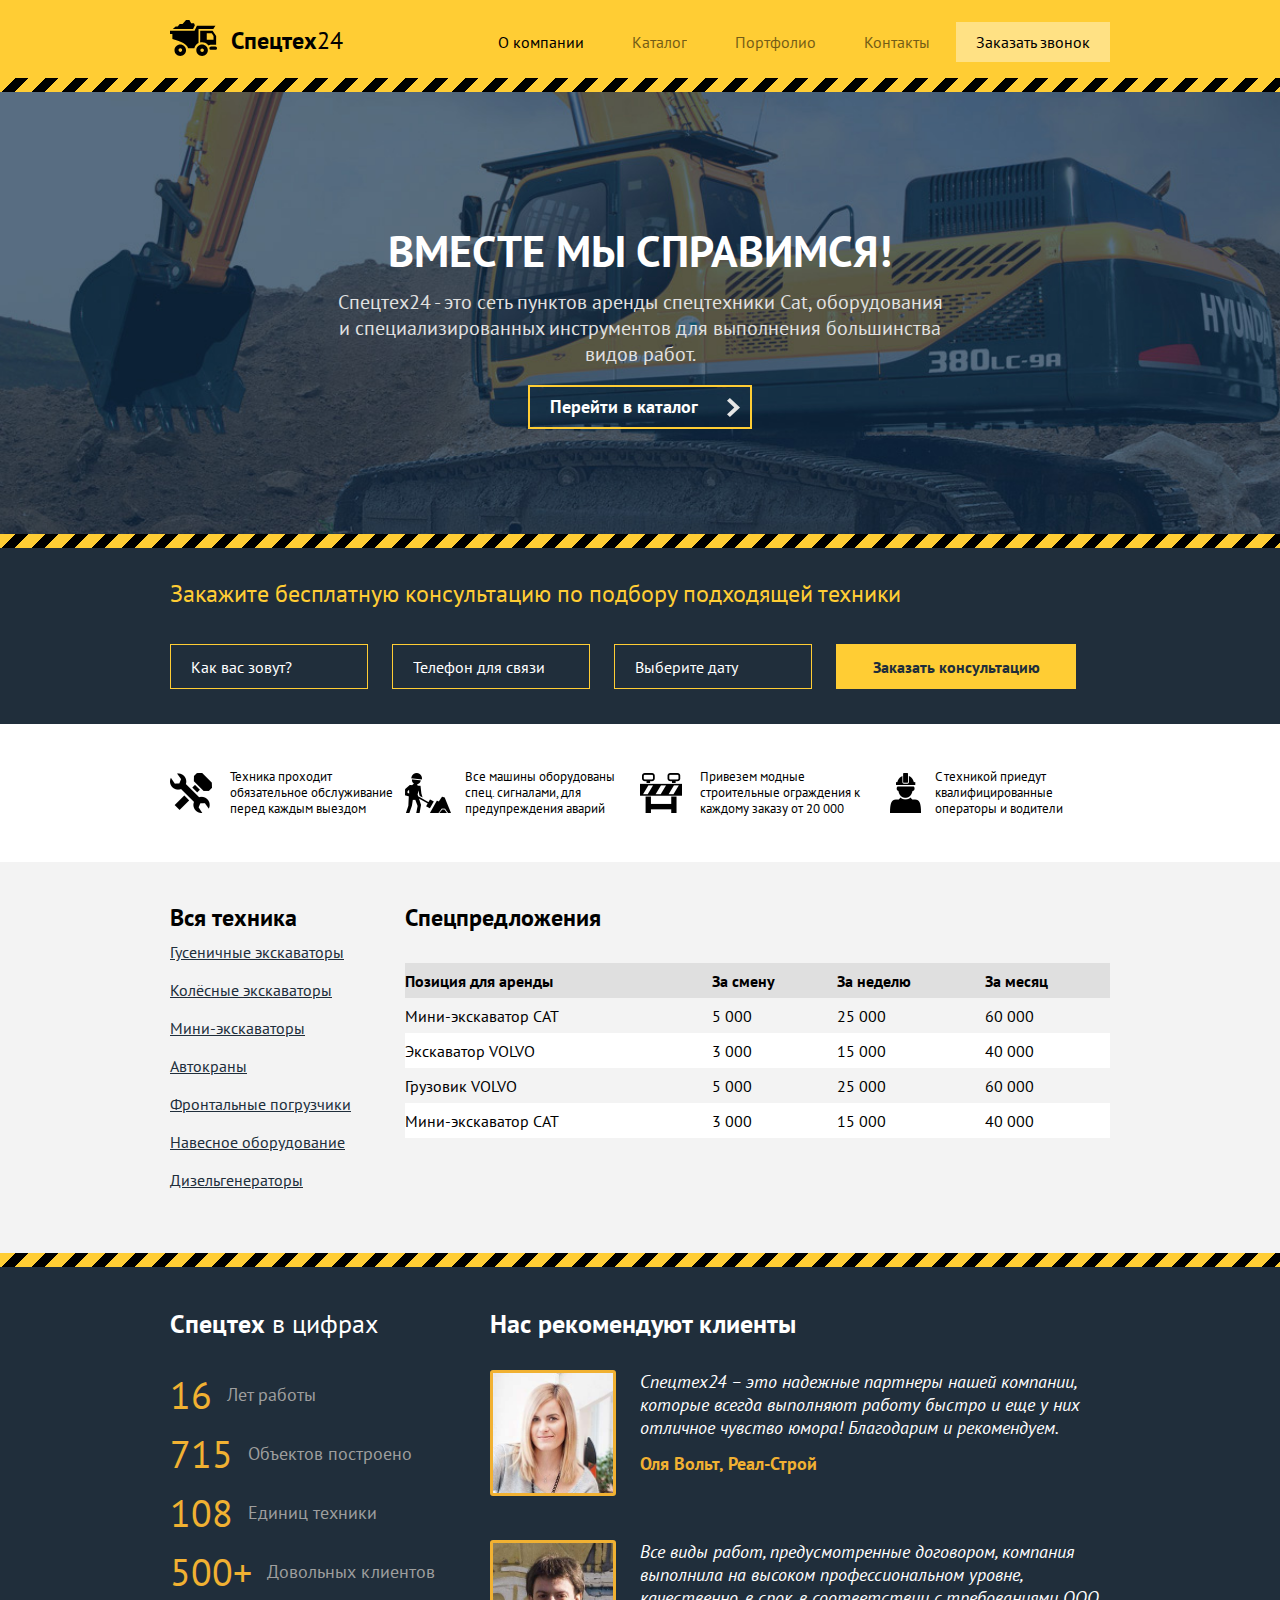
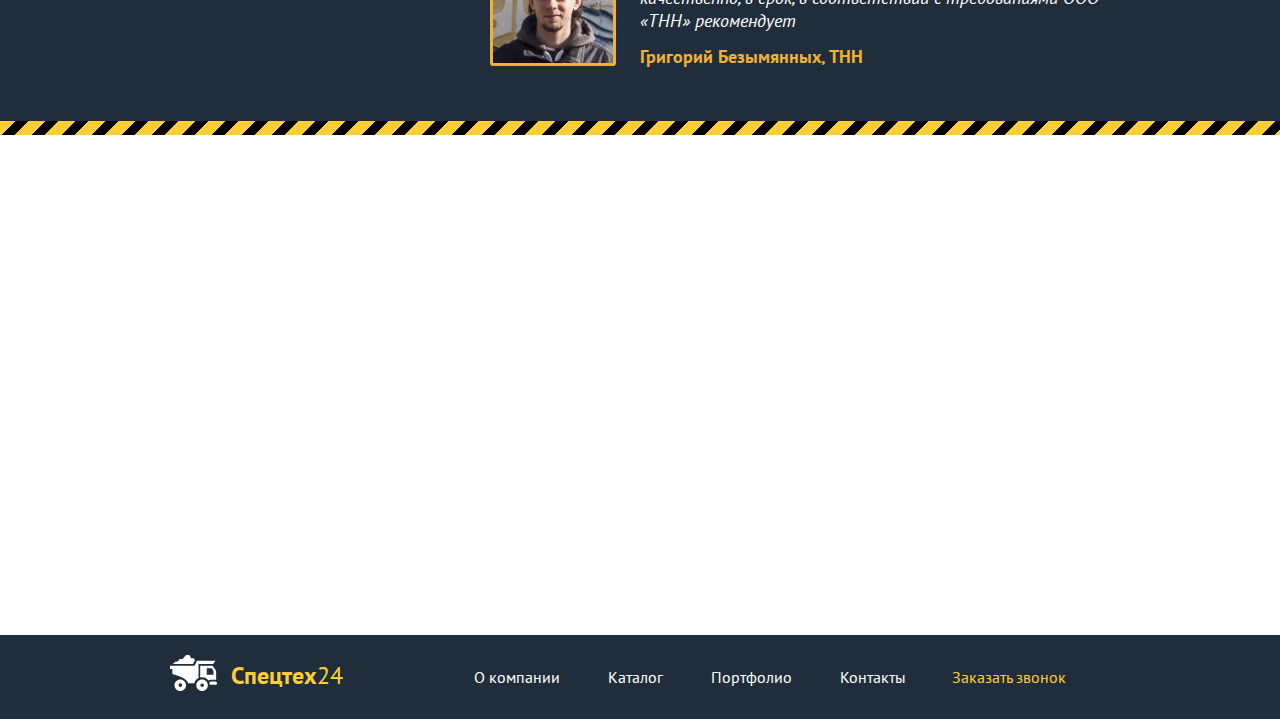
<file: index.html>
<!DOCTYPE html>
<html lang="ru">
<head>
	<meta charset="UTF-8">
	<title>Spectex24-main</title>
	<link href='https://fonts.googleapis.com/css?family=PT+Sans:400,700&subset=latin,cyrillic' rel='stylesheet' type='text/css'>
	<link rel="stylesheet" href="css/normalize.css">
	<link rel="stylesheet" href="css/style.css">
</head>

<body>

<!--header-->
	<header class="page-header stripe">
		<div class="container">
			<a href="index.html" class="logo left">
				<img class="logo-img" src="pict/truck_icon.svg" height="36" width="47" alt="logo">
				<span class="logo-brand"><b>Спецтех</b>24</span>
			</a>
			<nav class="main-nav right">
				<ul class="right">
					<li><a href="index.html" class="active">О компании</a></li>
					<li><a href="catalog.html">Каталог</a></li>
					<li><a href="portfolio.html">Портфолио</a></li>
					<li><a href="contacts.html">Контакты</a></li>
					<li><a class="call-action" href="#">Заказать звонок</a></li>
				</ul>
			</nav>
		</div>
	</header>
<!--Header-->

<!--Основное содержание-->
	<main>
<!--Промоблок-->
		<article class="promo stripe">
			<div class="container">
				<p class="promo-slogan">Вместе мы справимся!</p>
				<h1 class="promo-title">Спецтех24 - это сеть пунктов аренды спецтехники Cat, оборудования и специализированных инструментов для выполнения большинства видов работ.</h1>
				<a href="catalog.html" class="promo-btn">Перейти в каталог</a>
			</div>
		</article>
<!--Промоблок-->

<!--Обратная связь-->
		<section class="consult">
			<div class="container">
				<h2 class="subtitle consult-title">Закажите бесплатную консультацию по подбору подходящей техники</h3>
				<form action="#" class="consult-form">
					<input type="text" placeholder="Как вас зовут?">
					<input type="text" placeholder="Телефон для связи">
					<input type="date" placeholder="Выберите дату">
					<button class="btn consult-btn" type="submit">Заказать консультацию</button>
				</form>
			</div>
		</section>
		</div>
<!--Обратная связь-->

<!--Преимущества-->
		<div class="advantages">
			<div class="container">
				<div class="advantage-item advantage-tools left">
					<p>Техника проходит обязательное обслуживание перед каждым выездом </p>
				</div>
				<div class="advantage-item advantage-worker left">
					<p>Все машины оборудованы спец. сигналами, для предупреждения аварий</p>
				</div>
				<div class="advantage-item advantage-barrier left">
					<p>Привезем модные строительные ограждения к каждому заказу от 20 000 </p>
				</div>
				<div class="advantage-item advantage-specialist left">
					<p>С техникой приедут квалифицированные операторы и водители</p>
				</div>
			</div>
		</div>
<!--Преимущества-->

<!--Спецпредложения-->
		<div class="technic stripe">
			<div class="container">
				<aside class="technic-nav left">
					<h2 class="subtitle">Вся техника</h2>
					<ul>
						<li><a href="#">Гусеничные экскаваторы</a></li>
						<li><a href="#">Колёсные экскаваторы</a></li>
						<li><a href="#">Мини-экскаваторы</a></li>
						<li><a href="#">Автокраны</a></li>
						<li><a href="#">Фронтальные погрузчики</a></li>
						<li><a href="#">Навесное оборудование</a></li>
						<li><a href="#">Дизельгенераторы</a></li>
					</ul>
				</aside>

				<section class="deals left">
					<h2 class="subtitle">Спецпредложения</h2>
					<table class="deals-table">
						<tr>
							<th>Позиция для аренды</th>
							<th>За смену</th>
							<th>За неделю</th>
							<th>За месяц</th>
						</tr>
						<tr>
							<td>Мини-экскаватор CAT</td>
							<td>5 000</td>
							<td>25 000</td>
							<td>60 000</td>
						</tr>
						<tr>
							<td>Экскаватор VOLVO</td>
							<td>3 000</td>
							<td>15 000</td>
							<td>40 000</td>
						</tr>
						<tr>
							<td>Грузовик VOLVO</td>
							<td>5 000</td>
							<td>25 000</td>
							<td>60 000</td>
						</tr>
						<tr>
							<td>Мини-экскаватор CAT</td>
							<td>3 000</td>
							<td>15 000</td>
							<td>40 000</td>
						</tr>
					</table>
				</section>
			</div>
		</div>
<!--Спецпредложения-->

<!--About-->
		<div class="about stripe">
			<div class="container">
				<div class="about-numbers left">
					<h2 class="subtitle"><b>Спецтех</b> в цифрах</h2>
					<ul>
						<li><span class="number">16</span><span class="number-text">Лет работы</span></li>
						<li><span class="number">715</span><span class="number-text">Объектов построено</span></li>
						<li><span class="number">108</span><span class="number-text">Единиц техники</span></li>
						<li><span class="number">500+</span><span class="number-text">Довольных клиентов</span></li>
					</ul>
				</div>
				<div class="about-reviews left">
					<h2 class="subtitle"><b>Нас рекомендуют клиенты</b></h2>
					<div class="about-reviews-item">
						<img class="about-reviews-item_img" src="pict/review-author1.jpg" alt="">
						<blockquote>
							<p>Спецтех24 – это надежные партнеры нашей компании, которые всегда выполняют работу быстро и еще у них отличное чувство юмора! Благодарим и рекомендуем.</p>
							<cite class="about-reviews-item_author">Оля Вольт, Реал-Строй</cite>
						</blockquote>
					</div>
					<div class="about-reviews-item">
						<img class="about-reviews-item_img" src="pict/review-author2.jpg" alt="">
						<blockquote>
							<p>Все виды работ, предусмотренные договором, компания выполнила на высоком профессиональном уровне, качественно, в срок, в соответствии с требованиями ООО «ТНН» рекомендует</p>
							<cite class="about-reviews-item_author">Григорий Безымянных, ТНН</cite>
						</blockquote>
					</div>
				</div>
			</div>
		</div>
<!--About-->

<!--Карта-->
		<div class="map">
		<iframe src="https://www.google.com/maps/embed?pb=!1m14!1m12!1m3!1d31980.426249969136!2d30.355744099999995!3d59.9358484!2m3!1f0!2f0!3f0!3m2!1i1024!2i768!4f13.1!5e0!3m2!1sru!2sru!4v1442920366908" width="100%" height="100%" frameborder="0" style="border:0" allowfullscreen="no"></iframe>
		</div>
<!--Карта-->

	</main>
<!--Основное содержание-->

<!--Footer-->
	<footer class="page-footer">
		<div class="container">
			<a href="#" class="logo left">
				<img class="logo-img" src="pict/truck_icon-white.svg" height="36" width="47" alt="logo">
				<span class="logo-brand"><b>Спецтех</b>24</span>
			</a>
			<nav class="main-nav right">
				<ul>
					<li><a href="#" class="active">О компании</a></li>
					<li><a href="#">Каталог</a></li>
					<li><a href="#">Портфолио</a></li>
					<li><a href="#">Контакты</a></li>
					<li><a class="call-action" href="#">Заказать звонок</a></li>
				</ul>
			</nav>
		</div>
	</footer>
<!--Footer-->
<script src="https://code.jquery.com/jquery-2.1.4.min.js"></script>
<script src="css/script.js"></script>
</body>
</html>
</file>
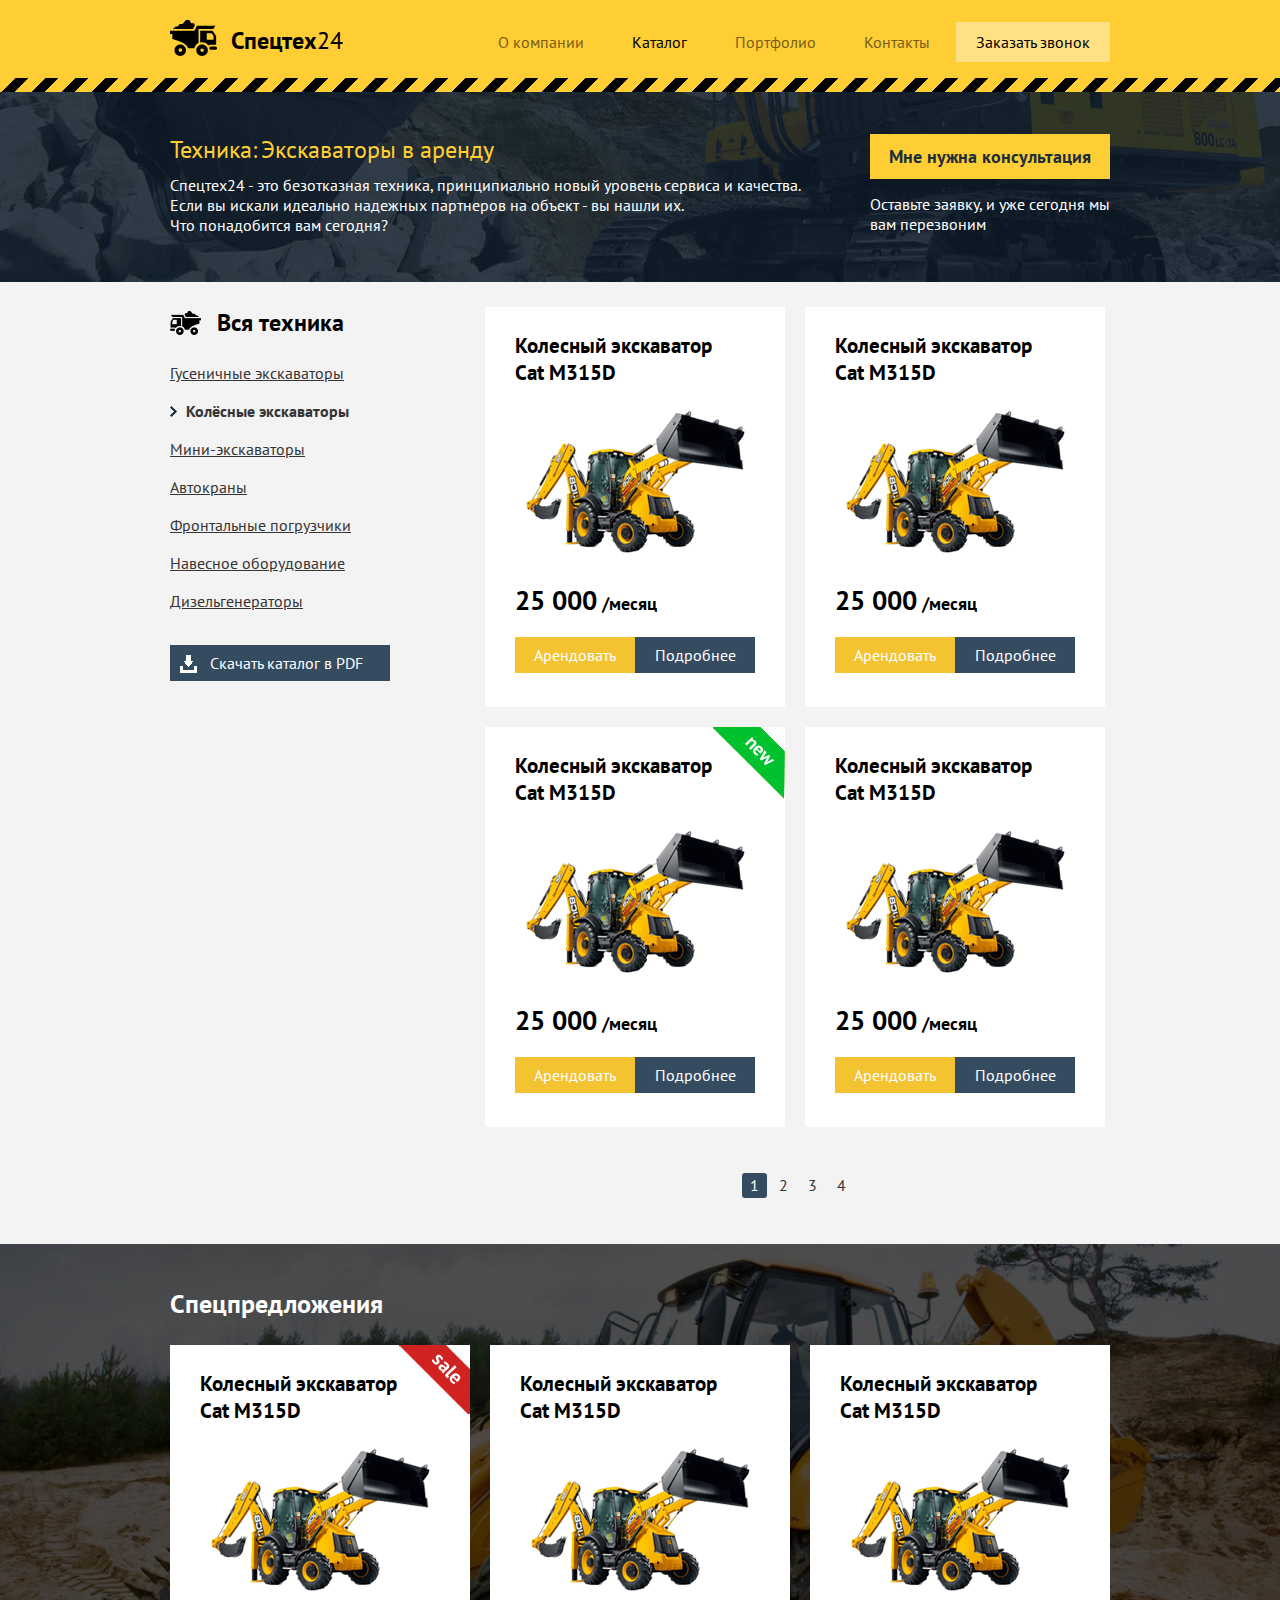
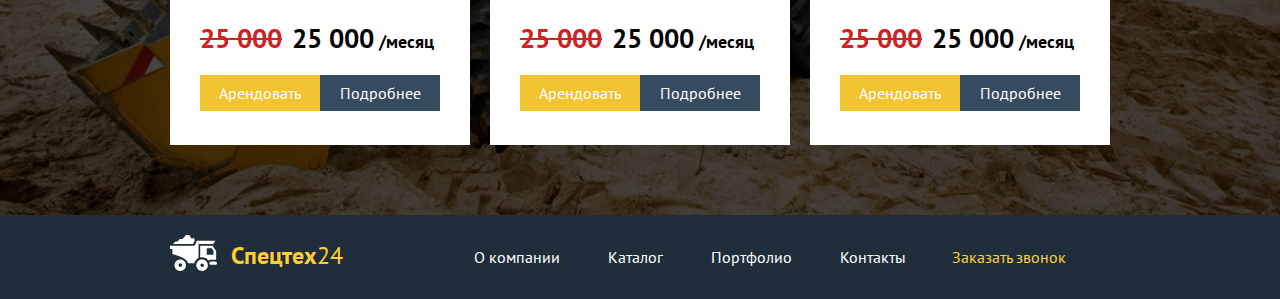
<file: catalog.html>
<!DOCTYPE html>
<html lang="ru">
<head>
	<meta charset="UTF-8">
	<title>Spectex24-catalog</title>
	<link href='https://fonts.googleapis.com/css?family=PT+Sans:400,700&subset=latin,cyrillic' rel='stylesheet' type='text/css'>
	<link rel="stylesheet" href="css/normalize.css">
	<link rel="stylesheet" href="css/style.css">
</head>

<body>

<!--header-->
	<header class="page-header stripe">
		<div class="container">
			<a href="index.html" class="logo left">
				<img class="logo-img" src="pict/truck_icon.svg" height="36" width="47" alt="logo">
				<span class="logo-brand"><b>Спецтех</b>24</span>
			</a>
			<nav class="main-nav right">
				<ul class="right">
					<li><a href="index.html">О компании</a></li>
					<li><a href="catalog.html" class="active">Каталог</a></li>
					<li><a href="portfolio.html">Портфолио</a></li>
					<li><a href="contacts.html">Контакты</a></li>
					<li><a class="call-action" href="#">Заказать звонок</a></li>
				</ul>
			</nav>
		</div>
	</header>
<!--Header-->
	
<!--Основное содержание-->
	<main>

<!--Подзаголовок-->
		<section class="subheader subheader-catalog">
			<div class="container">
				<div class="column-left left">
					<h2 class="subtitle inline"><a href="catalog.html">Техника:</a></h2>
					<span>Экскаваторы в аренду</span>
					<p class="subheader-text">Спецтех24 - это безотказная техника, принципиально новый уровень сервиса и качества. Если вы искали идеально надежных партнеров на объект - вы нашли их.<br> Что понадобится вам сегодня?</p>
				</div>
				
				<div class="column-right right">
					<a href="#" class="btn catalog-consult-btn">Мне нужна консультация</a>
					<p>Оставьте заявку, и уже сегодня мы вам перезвоним</p>
				</div>
			</div>
		</section>
<!--Подзаголовок-->

<!--Каталог техники-->
		<section class="catalog-technic">
			<div class="container">

<!--Навигация по технике-->
				<aside class="technic-nav catalog-technic-nav left">
					<h2 class="subtitle">Вся техника</h2>
					<ul>
						<li><a href="#">Гусеничные экскаваторы</a></li>
						<li><a href="#" class="active">Колёсные экскаваторы</a></li>
						<li><a href="#">Мини-экскаваторы</a></li>
						<li><a href="#">Автокраны</a></li>
						<li><a href="#">Фронтальные погрузчики</a></li>
						<li><a href="#">Навесное оборудование</a></li>
						<li><a href="#">Дизельгенераторы</a></li>
					</ul>
					<a class="download btn blue-btn" href="#">Скачать каталог в PDF</a>
				</aside>
<!--Навигация по технике-->

<!--Техника в аренду-->
				<div class="technics-items right">
				  <div class="technics-items-wrap clearfix">
					<div class="technic-item left">
						<h3 class="technic-item_heading">Колесный экскаватор<br>Cat M315D</h3>
						<img src="pict/technic-item1.png" alt="Экскаватор" class="technic-item_image">
						<p class="technic-item_price"><span>25 000</span> /месяц</p>
						<div class="button-group">
							<a class="button-group_rent " href="#">Арендовать</a>
							<a class="button-group_more" href="#">Подробнее</a>
						</div>
					</div>

					<div class="technic-item left">
						<h3 class="technic-item_heading">Колесный экскаватор<br>Cat M315D</h3>
						<img src="pict/technic-item1.png" alt="Экскаватор" class="technic-item_image">
						<p class="technic-item_price"><span>25 000</span> /месяц</p>
						<div class="button-group">
							<a class="button-group_rent" href="#">Арендовать</a>
							<a class="button-group_more" href="#">Подробнее</a>
						</div>
					</div>

					<div class="technic-item left new">
						<h3 class="technic-item_heading">Колесный экскаватор<br>Cat M315D</h3>
						<img src="pict/technic-item1.png" alt="Экскаватор" class="technic-item_image">
						<p class="technic-item_price"><span>25 000</span> /месяц</p>
						<div class="button-group">
							<a class="button-group_rent" href="#">Арендовать</a>
							<a class="button-group_more" href="#">Подробнее</a>
						</div>
					</div>

					<div class="technic-item left">
						<h3 class="technic-item_heading">Колесный экскаватор<br>Cat M315D</h3>
						<img src="pict/technic-item1.png" alt="Экскаватор" class="technic-item_image">
						<p class="technic-item_price"><span>25 000</span> /месяц</p>
						<div class="button-group">
							<a class="button-group_rent" href="#">Арендовать</a>
							<a class="button-group_more" href="#">Подробнее</a>
						</div>
					</div>
				  </div>
					<ul class="technics-pagination">
						<li><a class="active" href="#">1</a></li>
						<li><a href="#">2</a></li>
						<li><a href="#">3</a></li>
						<li><a href="#">4</a></li>
					</ul>
				</div>
<!--Техника в аренду-->

			</div>
		</section>
<!--Каталог техники-->

<!--Спецпредложения-->
		<div class="catalog-deals">
			<div class="container">
				<h2 class="subtitle">Спецпредложения</h2>
					<div class="catalog-deals-wrap">
						<div class="technic-item left sale">
							<h3 class="technic-item_heading">Колесный экскаватор<br>Cat M315D</h3>
							<img src="pict/technic-item1.png" alt="экскаватор" class="technic-item_image">
							<p class="technic-item_price">
						<span><del>25 000</del></span>
						<span>25 000</span> /месяц
							</p>
							<div class="button-group">
								<a class="button-group_rent" href="#">Арендовать</a>
								<a class="button-group_more" href="#">Подробнее</a>
							</div>
						</div>

						<div class="technic-item left">
							<h3 class="technic-item_heading">Колесный экскаватор<br>Cat M315D</h3>
							<img src="pict/technic-item1.png" alt="экскаватор" class="technic-item_image">
							<p class="technic-item_price">
								<span><del>25 000</del></span>
								<span>25 000</span> /месяц
							</p>
							<div class="button-group">
								<a class="button-group_rent" href="#">Арендовать</a>
								<a class="button-group_more" href="#">Подробнее</a>
							</div>
						</div>

						<div class="technic-item left">
							<h3 class="technic-item_heading">Колесный экскаватор<br>Cat M315D</h3>
							<img src="pict/technic-item1.png" alt="экскаватор" class="technic-item_image">
							<p class="technic-item_price">
								<span><del>25 000</del></span>
								<span>25 000</span> /месяц
							</p>
							<div class="button-group">
								<a class="button-group_rent" href="#">Арендовать</a>
								<a class="button-group_more" href="#">Подробнее</a>
							</div>
						</div>
					</div>
			</div>
		</div>
<!--Спецпредложения-->

	</main>
<!--Основное содержание-->

<!--Footer-->
	<footer class="page-footer">
		<div class="container">
			<a href="#" class="logo left">
				<img class="logo-img" src="pict/truck_icon-white.svg" height="36" width="47" alt="logo">
				<span class="logo-brand"><b>Спецтех</b>24</span>
			</a>
			<nav class="main-nav right">
				<ul>
					<li><a href="#" class="active">О компании</a></li>
					<li><a href="#">Каталог</a></li>
					<li><a href="#">Портфолио</a></li>
					<li><a href="#">Контакты</a></li>
					<li><a class="call-action" href="#">Заказать звонок</a></li>
				</ul>
			</nav>
		</div>
	</footer>						
<!--Footer-->
</file>
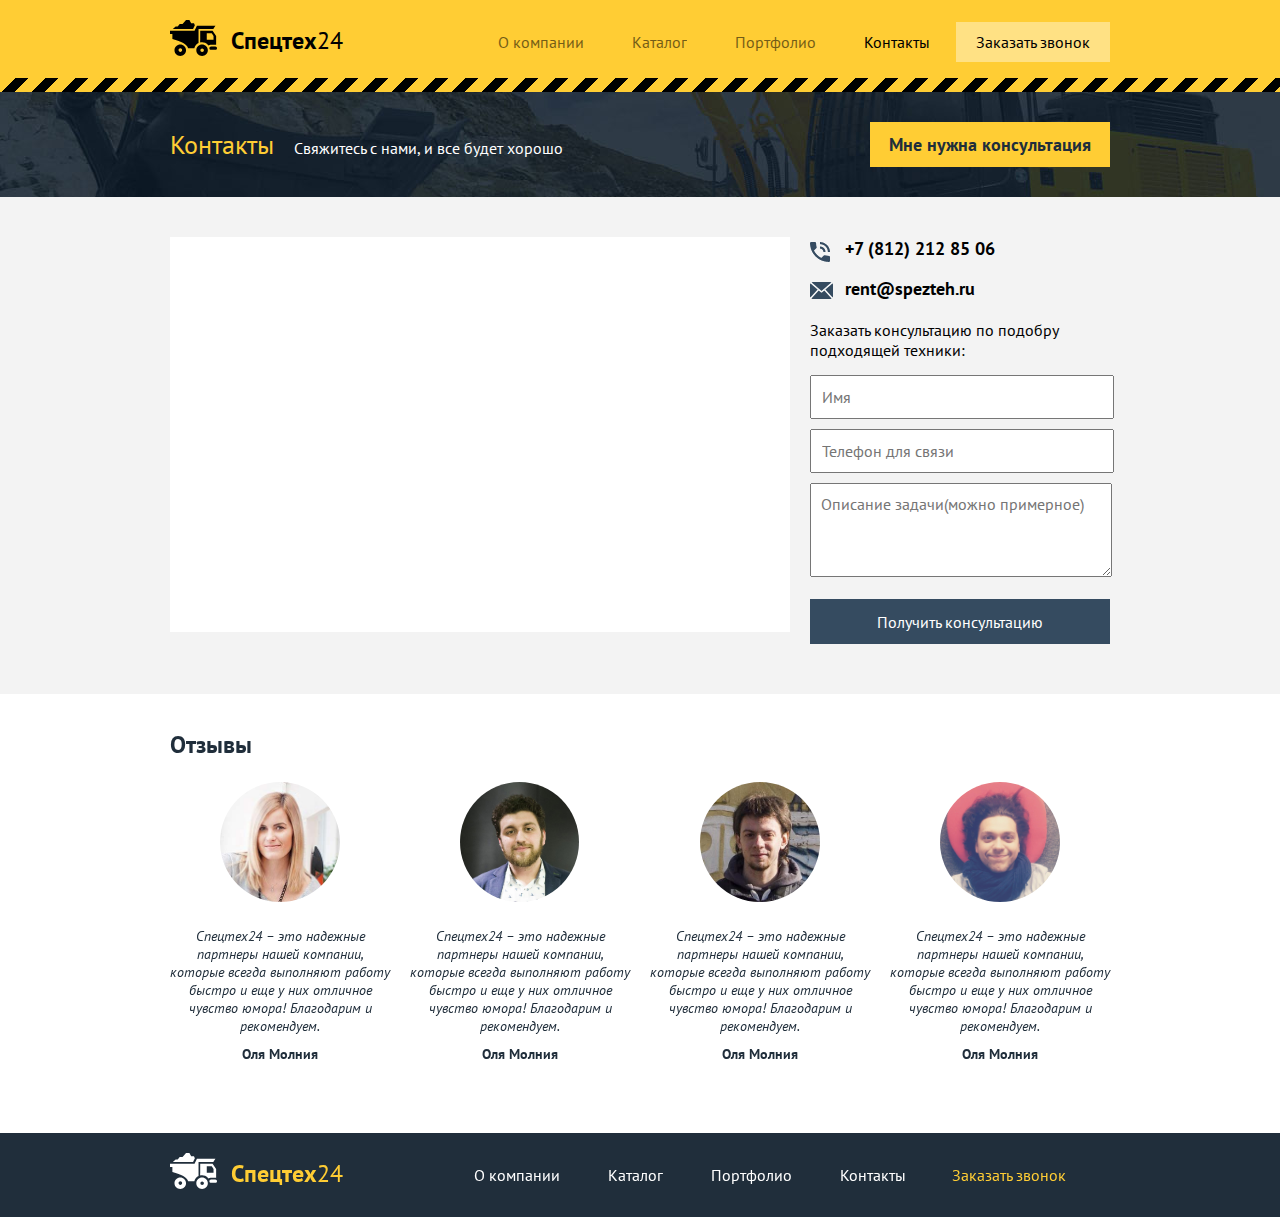
<file: contacts.html>
<!DOCTYPE html>
<html lang="ru">
<head>
	<meta charset="UTF-8">
	<title>Spectex24-contacts</title>
	<link href='https://fonts.googleapis.com/css?family=PT+Sans:400,700&subset=latin,cyrillic' rel='stylesheet' type='text/css'>
	<link rel="stylesheet" href="css/normalize.css">
	<link rel="stylesheet" href="css/style.css">
</head>

<body>

<!--header-->
	<header class="page-header stripe">
		<div class="container">
			<a href="index.html" class="logo left">
				<img class="logo-img" src="pict/truck_icon.svg" height="36" width="47" alt="logo">
				<span class="logo-brand"><b>Спецтех</b>24</span>
			</a>
			<nav class="main-nav right">
				<ul class="right">
					<li><a href="index.html">О компании</a></li>
					<li><a href="catalog.html">Каталог</a></li>
					<li><a href="portfolio.html">Портфолио</a></li>
					<li><a href="contacts.html" class="active">Контакты</a></li>
					<li><a class="call-action" href="#">Заказать звонок</a></li>
				</ul>
			</nav>
		</div>
	</header>
<!--Header-->

<!--Основное содержание-->
	<main>

<!--Подзаголовок-->
		<div class="subheader subheader-contacts">
			<div class="container">
				<div class="layout-column left">
					<h2 class="subtitle inline">Контакты</h2>
					<p class="contacts-slogan inline">Свяжитесь с нами, и все будет хорошо</p>
				</div>
				
				<div class="layout-column right">
					<a class="btn contacts-consult-btn" href="#">Мне нужна консультация</a>
				</div>
			</div>
		</div>
<!--Подзаголовок-->

<!--Карта и форма заказа консультации-->
		<div class="order-consult">
			<div class="container">
				<div class="order-consult_map left">
					<iframe src="https://www.google.com/maps/embed?pb=!1m14!1m12!1m3!1d31980.426249969136!2d30.355744099999995!3d59.9358484!2m3!1f0!2f0!3f0!3m2!1i1024!2i768!4f13.1!5e0!3m2!1sru!2sru!4v1442920366908" width="100%" height="100%" frameborder="0" style="border:0" allowfullscreen="no"></iframe>
				</div>
				<div class="order-consult-contacts left">
					<p class="contacts-phone">+7 (812) 212 85 06</p>
					<a class="contacts-mail" href="#">rent&#64;spezteh.ru</a>
					<h3 class="inline">Заказать консультацию по подобру подходящей техники:</h3>
					<form action="">
						<input type="text" placeholder="Имя">
						<input type="text" placeholder="Телефон для связи">
						<textarea name="" id="" cols="30" rows="4" placeholder="Описание задачи(можно примерное)"></textarea>
						<button type="submit" class="btn blue-btn">Получить консультацию</button>
					</form>
				</div>
			</div>
		</div>
<!--Карта и форма заказа консультации-->

<!--Отзывы-->
		<section class="reviews">
			<div class="container">
				<h2 class="subtitle">Отзывы</h2>
					<div class="review-item-wrap clearfix">
						<div class="review-item left">
							<img src="pict/review-author1.jpg" alt="" class="review-item_img">
							<blockquote class="review-item_text">
				Спецтех24 – это надежные партнеры нашей компании, которые всегда выполняют работу быстро и еще у них отличное чувство юмора! Благодарим и рекомендуем.
							<cite><a href="#">Оля Молния</a></cite></blockquote>
						</div>
						<div class="review-item left">
							<img src="pict/review-author3.jpg" alt="" class="review-item_img">
							<blockquote class="review-item_text">
				Спецтех24 – это надежные партнеры нашей компании, которые всегда выполняют работу быстро и еще у них отличное чувство юмора! Благодарим и рекомендуем.
							<cite><a href="#">Оля Молния</a></cite></blockquote>
						</div>
						<div class="review-item left">
							<img src="pict/review-author2.jpg" alt="" class="review-item_img">
							<blockquote class="review-item_text">
				Спецтех24 – это надежные партнеры нашей компании, которые всегда выполняют работу быстро и еще у них отличное чувство юмора! Благодарим и рекомендуем.
							<cite><a href="#">Оля Молния</a></cite></blockquote>
						</div>
						<div class="review-item left">
							<img src="pict/review-author4.jpg" alt="" class="review-item_img">
							<blockquote class="review-item_text">
					Спецтех24 – это надежные партнеры нашей компании, которые всегда выполняют работу быстро и еще у них отличное чувство юмора! Благодарим и рекомендуем.
							<cite><a href="#">Оля Молния</a></cite></blockquote>
						</div>
					</div>
			</div>
		</section>
<!--Отзывы-->

	</main>
<!--Основное содержание-->

<!--Footer-->
	<footer class="page-footer">
		<div class="container">
			<a href="#" class="logo left">
				<img class="logo-img" src="pict/truck_icon-white.svg" height="36" width="47" alt="logo">
				<span class="logo-brand"><b>Спецтех</b>24</span>
			</a>
			<nav class="main-nav right">
				<ul>
					<li><a href="#" class="active">О компании</a></li>
					<li><a href="#">Каталог</a></li>
					<li><a href="#">Портфолио</a></li>
					<li><a href="#">Контакты</a></li>
					<li><a class="call-action" href="#">Заказать звонок</a></li>
				</ul>
			</nav>
		</div>
	</footer>
<!--Footer-->
</file>
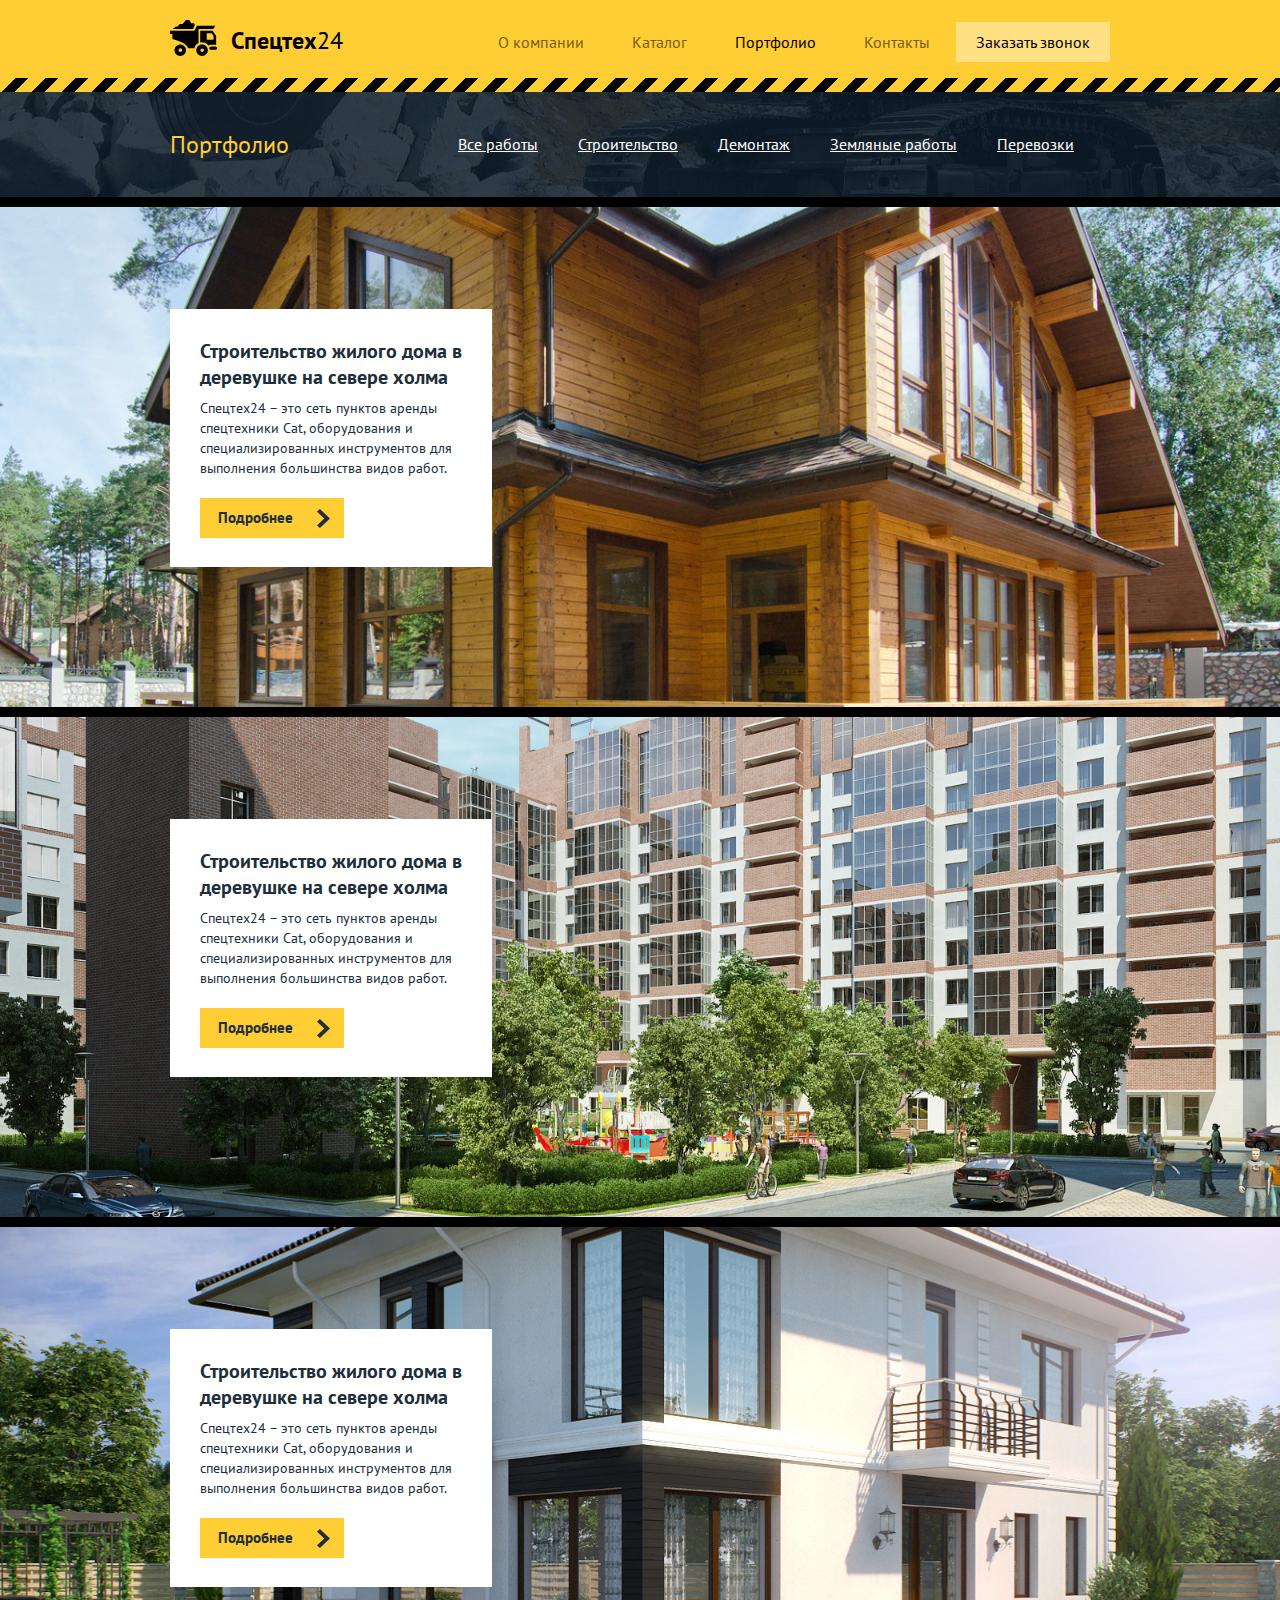
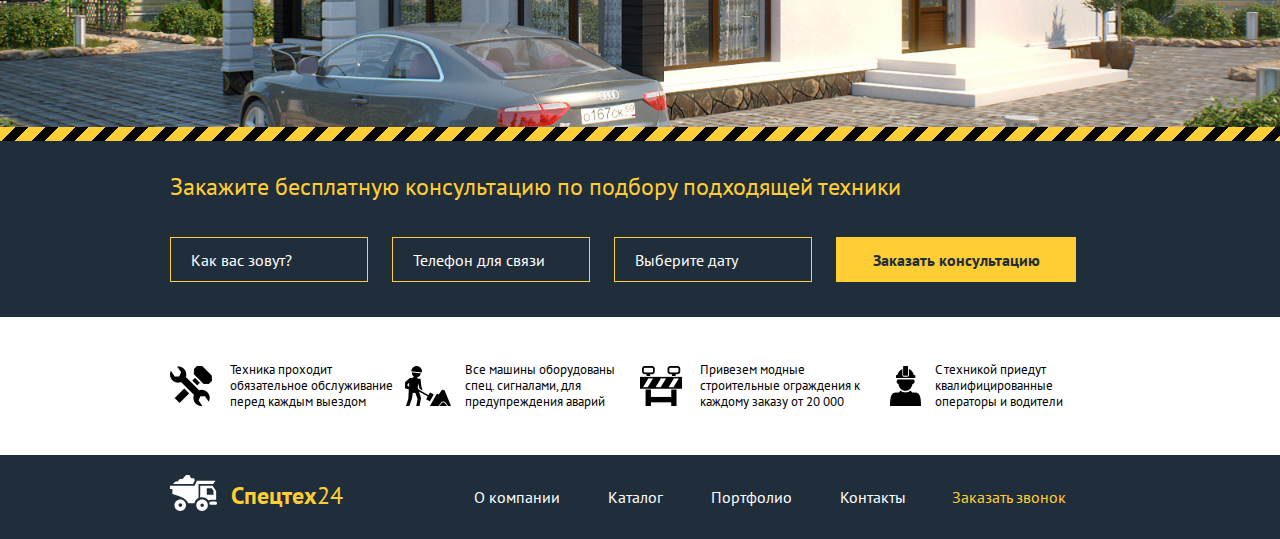
<file: portfolio.html>
<!DOCTYPE html>
<html lang="ru">
<head>
	<meta charset="UTF-8">
	<title>Spectex24-portfolio</title>
	<link href='https://fonts.googleapis.com/css?family=PT+Sans:400,700&subset=latin,cyrillic' rel='stylesheet' type='text/css'>
	<link rel="stylesheet" href="css/normalize.css">
	<link rel="stylesheet" href="css/style.css">
</head>

<body>

<!--header-->
	<header class="page-header stripe">
		<div class="container">
			<a href="index.html" class="logo left">
				<img class="logo-img" src="pict/truck_icon.svg" height="36" width="47" alt="logo">
				<span class="logo-brand"><b>Спецтех</b>24</span>
			</a>
			<nav class="main-nav right">
				<ul class="right">
					<li><a href="index.html">О компании</a></li>
					<li><a href="catalog.html">Каталог</a></li>
					<li><a href="portfolio.html" class="active">Портфолио</a></li>
					<li><a href="contacts.html">Контакты</a></li>
					<li><a class="call-action" href="#">Заказать звонок</a></li>
				</ul>
			</nav>
		</div>
	</header>
<!--Header-->
	
<!--Основное содержание-->
	<main>

<!--Подзаголовок-->
		<div class="subheader subheader-portfolio black-line">
			<div class="container">
				<h2 class="subtitle left">Портфолио</h2>
				<nav class="portfolio-nav right">	
					<ul>
						<li><a href="#">Все работы</a></li>
						<li><a href="#">Строительство</a></li>
						<li><a href="#">Демонтаж</a></li>
						<li><a href="#">Земляные работы</a></li>
						<li><a href="#">Перевозки</a></li>
					</ul>
				</nav>
			</div>
		</div>
<!--Подзаголовок-->

<!--Портфолио-->
		<div class="portfolio">
			<div class="project project1 black-line">
				<div class="container">
					<div class="project-details">
						<h2 class="project-details_title">Строительство жилого дома в деревушке на севере холма</h2>
						<p class="project-details_info">Спецтех24 – это сеть пунктов аренды спецтехники Cat, оборудования и
специализированных инструментов для выполнения большинства видов работ.</p>
						<a href="#" class="btn project-details_btn">Подробнее</a>
					</div>
				</div>
				
			</div>
			<div class="project project2 black-line">
				<div class="container">
					<div class="project-details">
						<h2 class="project-details_title">Строительство жилого дома в деревушке на севере холма</h2>
						<p class="project-details_info">Спецтех24 – это сеть пунктов аренды спецтехники Cat, оборудования и
специализированных инструментов для выполнения большинства видов работ.</p>
						<a href="#" class="btn project-details_btn">Подробнее</a>
					</div>
				</div>
			</div>
			<div class="project project3 stripe">
				<div class="container">
					<div class="project-details">
						<h2 class="project-details_title">Строительство жилого дома в деревушке на севере холма</h2>
						<p class="project-details_info">Спецтех24 – это сеть пунктов аренды спецтехники Cat, оборудования и
специализированных инструментов для выполнения большинства видов работ.</p>
						<a href="#" class="btn project-details_btn">Подробнее</a>
					</div>
				</div>
			</div>
		</div>
<!--Портфолио-->

<!--Обратная связь-->
		<section class="consult">
			<div class="container">
				<h2 class="subtitle consult-title">Закажите бесплатную консультацию по подбору подходящей техники</h3>
				<form action="#" class="consult-form">
					<input type="text" placeholder="Как вас зовут?">
					<input type="text" placeholder="Телефон для связи">
					<input type="date" placeholder="Выберите дату">	
					<button class="btn consult-btn" type="submit">Заказать консультацию</button>
				</form>
			</div>
		</section>
		</div>
<!--Обратная связь-->

<!--Преимущества-->
		<div class="advantages">
			<div class="container">
				<div class="advantage-item advantage-tools left">
					<p>Техника проходит обязательное обслуживание перед каждым выездом </p>
				</div>
				<div class="advantage-item advantage-worker left">
					<p>Все машины оборудованы спец. сигналами, для предупреждения аварий</p>
				</div>
				<div class="advantage-item advantage-barrier left">
					<p>Привезем модные строительные ограждения к каждому заказу от 20 000 </p>
				</div>
				<div class="advantage-item advantage-specialist left">
					<p>С техникой приедут квалифицированные операторы и водители</p>
				</div>
			</div>
		</div>
<!--Преимущества-->

	</main>
<!--Основное содержание-->

<!--Footer-->
	<footer class="page-footer">
		<div class="container">
			<a href="#" class="logo left">
				<img class="logo-img" src="pict/truck_icon-white.svg" height="36" width="47" alt="logo">
				<span class="logo-brand"><b>Спецтех</b>24</span>
			</a>
			<nav class="main-nav right">
				<ul>
					<li><a href="#" class="active">О компании</a></li>
					<li><a href="#">Каталог</a></li>
					<li><a href="#">Портфолио</a></li>
					<li><a href="#">Контакты</a></li>
					<li><a class="call-action" href="#">Заказать звонок</a></li>
				</ul>
			</nav>
		</div>
	</footer>					
<!--Footer-->
<script src="https://code.jquery.com/jquery-2.1.4.min.js"></script>
<script src="css/script.js"></script>
</body>
</html>
</file>
<file: css/style.css>
html, body{
    margin:0;
    padding:0;
}

body {
    font-family: 'PT Sans', sans-serif;
    font-size: 16px;
	min-height: 1200px;
}

h1, h2, h3, h4, h5, h6, p, ul, li, blockquote, figure {
	padding: 0;
	margin: 0;
}

.clearfix:after{
    content:'';
    clear:both;
    display:table;
}

.container {
    width: 960px;
    margin: 0 auto;
    padding: 0 10px;
	-webkit-box-sizing: border-box;
	-moz-box-sizing: border-box;
	box-sizing: border-box;
}

.container:after{
    content:'';
    clear:both;
    display:table;
}

.left {
    float: left;
}

.right {
    float: right;
}

.inline {
	display: inline-block;
}

/*Header*/

.page-header {
    background-color: #ffcd34;
    padding: 20px 0 28px;
	position: relative;
}

.page-header a {
    text-decoration: none;
    color: #000000;
}

.logo-img, logo-brand {
	display: inline-block;
	vertical-align: bottom;
}

.logo {
	width: 30%;
}

.logo-brand {
    font-size: 24px;   
	margin-left: 10px;
}

.main-nav {
	width: 70%;
}

.main-nav li {
    display: inline-block;
}

.main-nav a {
    opacity: 0.55;
    padding: 10px 20px;
	display: inline-block;
	border: 2px solid transparent;
}

.page-header .call-action {
	background-color: #ffe184;
	opacity: inherit;
	border: none;
}

.main-nav a.active {
    opacity: inherit;
}

.main-nav a:hover {
    border: 2px solid rgba(52, 44, 44, 0.3);
    opacity: 1;
}

.main-nav a:active {
	border: 2px solid rgba(52, 44, 44, 0.6);
}

.page-header .call-action:hover {
	border: none;
	background-color: #ffecb2;
}

.page-header .call-action:active {
	border: none;
	background-color: #f6bf16;
}


/*Главная. Промо-блок*/

.promo {
	background: url('../img/bg-promo.jpg') no-repeat 50% 70%;
	-webkit-background-size: cover;
	background-size: cover;
	text-align: center;
	color: #ffffff;
	padding: 130px 0;
	position: relative;
}

.stripe:before {
	content: "";
	position: absolute;
	bottom: 0;
	left: 0;
	height: 14px;
	width: 100%;
	display: block;
	background: linear-gradient(135deg, rgb(255, 205, 52) 35%, rgb(0, 0, 0) 35%, rgb(0, 0, 0) 65%, rgb(255, 205, 52) 65%);
	-webkit-background-size: 30px 14px;
	background-size: 30px 14px;
}

.promo-slogan {
	font-size: 44px;
	font-weight: bold;
	text-transform: uppercase;
	margin-bottom: 10px;
}

.promo-title {
	font-size: 20px;
	font-weight: normal;
	padding: 0 160px;
	margin-bottom: 28px;
	color: #e1e1e1;
}

.promo-btn {
	text-decoration: none;
	color: #fff;
	font-size: 18px;
	font-weight: bold;
	border: 2px solid #ffcd34;
	padding: 8px 52px 9px 20px;
	position: relative;
}

.promo-btn:before {
	content: "";
	position: absolute;
	background-image: url('../img/spritesheet.png');
	background-position: -69px -55px;
	width: 13px;
	height: 19px;
	right: 10px;
	top: 11px;
}

.promo-btn:hover {
	border: 2px solid  #ffd966;
}

.promo-bth:active {
	border: 2px solid  #ffe390;
}


/*Главная.Обратная связь(повторяется в портфолио)*/

.consult {
	background-color: #202e3b;
	padding: 30px 0 35px;
}

.subtitle {
	font-size: 24px;
	color: #ffcd34;
	font-weight: normal;
}

.consult-title {
	margin-bottom: 35px;
}

.consult-form input, 
.consult-form button {
	-webkit-box-sizing: border-box;
	-moz-box-sizing: border-box;
	box-sizing: border-box;
	height: 45px;
}

.consult-form input {
	background-color: #202e3b;
	border: 1px solid #ffcd34;
	width: 198px;
	padding-left: 20px;
	font-size: 16px;
	margin-right: 20px;
}

input, select, textarea {outline: none;}

.consult-form input::-webkit-input-placeholder {
	color: #fff;
}

input {
	color: #fff;
}

.consult-form input[type='date']::-webkit-inner-spin-button { 
	display: none; 
}

.consult-form input[type='date']::-webkit-calendar-picker-indicator { 
	color: #ffcd34; 
	background: #202e3b;
	width: 17px;
}

.consult-form input[type='date']::-webkit-datetime-edit-month-field,
.consult-form input[type='date']::-webkit-datetime-edit-text,
.consult-form input[type='date']::-webkit-datetime-edit-day-field,
.consult-form input[type='date']::-webkit-datetime-edit-year-field { 
	color: #fff; 
}

.btn {
	display: inline-block;
	text-decoration: none;
	font-size: 16px;
	font-weight: bold;
	background-color: #ffcd34;
	color: #202e3b;
	padding: 0 18px;
	border: none;
}

.consult-btn {
	width: 240px;
}

.consult-btn:hover, 
.catalog-consult-btn:hover, 
.project-details_btn:hover,
.contacts-consult-btn:hover {
	background-color: #ffd966;
}

.consult-btn:active, 
.catalog-consult-btn:active,
.project-details_btn:active,
.contacts-consult-btn:active {
	background-color: #f6bf16;
}


/*Главная. Преимущества (повторяется в портфолио)*/

.advantages {
	padding: 45px 0;
}

.advantage-item {
	display: inline-block;
	box-sizing: border-box;
	width: 25%;
	font-size: 13px;
	line-height: 16px;
	padding-left: 60px;
}

.advantage-tools {
	background: url('../pict/advantage_item1.png') no-repeat 0;
}

.advantage-worker {
	background: url('../pict/advantages_item2.png') no-repeat 0;
}

.advantage-barrier {
	background: url('../pict/advantages_item3.png') no-repeat 0;
}

.advantage-specialist {
	background: url('../pict/advantages_item4.png') no-repeat 15px ;
}

/*Главная. Спецпредложения*/

.technic {
	background-color: #f3f3f3;
	padding: 40px 0 68px 0;
	position: relative;
}

.technic .subtitle, 
.catalog-technic .subtitle {
	color: #000;
	font-weight: bold;
}

/*Главная. Нафигация по технике (повторяется в каталоге)*/

.technic-nav {
	-webkit-box-sizing: border-box;
	-moz-box-sizing: border-box;
	box-sizing: border-box;
	width: 25%;
}

.deals {
	-webkit-box-sizing: border-box;
	-moz-box-sizing: border-box;
	box-sizing: border-box;
	width: 75%;
}

.technic-nav li {
	list-style: none;
	font-size: 16px;
	line-height: 38px;
}

.technic-nav a {
	color: #202e3b;
}

.deals .subtitle {
	margin-bottom: 30px;
}

.deals-table {
	width: 100%;
	border-collapse: collapse;
}

.deals-table tr {
	height: 35px;
}

.deals-table tr:nth-child(2n+1) {
	background-color: #fff;
}

.deals-table tr:first-child {
	background-color: #dfdfdf;
	text-align: left;
}


/*Главная. About*/

.about {
	background-color: #202e3b;
	padding: 40px 0 25px 0;
	position: relative;
}

.about .subtitle {
	color: #fff;
	font-size: 26px;
	margin-bottom: 30px;
}

.about-numbers {
	-webkit-box-sizing: border-box;
	-moz-box-sizing: border-box;
	box-sizing: border-box;
	width: 34%;
}

.about-reviews {
	-webkit-box-sizing: border-box;
	-moz-box-sizing: border-box;
	box-sizing: border-box;
	width: 66%;
}

.about-numbers li {
	display: inline-block;
	list-style: none;
	font-size: 18px;
	color: #9e9e9e;
	vertical-align: middle;
	margin-bottom: 10px;
}

.number {
	display: inline-block;
	font-size: 38px;
	color: #f1b132;
	vertical-align: middle;
	margin-right: 15px;
}

.number-text  {
	display: inline-block;
	vertical-align: middle;
}

.about-reviews-item {
	margin-bottom: 40px;
}

.about-reviews-item_img, .about-reviews-item blockquote {
	display: inline-block;
} 

.about-reviews-item_img {
	max-width: 120px;
	max-height: 120px;
	border: 3px solid  #f1b132;
	border-radius: 3px;
	margin-right: 20px;
}

.about-reviews-item blockquote {
	width: 75%;
	vertical-align: top;
	font-size: 18px;
}

.about-reviews-item p {
	color: #fff;
	font-style: italic;
	margin-bottom: 13px;
}

.about-reviews-item cite {
	color: #f1b132;
	font-style: normal;
	font-weight: bold;
}

/*Главная. Карта*/

.map {
	height: 500px;
}

/*Footer*/

.page-footer {
	background-color: #202e3b;
	padding: 20px 0;
}

.page-footer a {
    text-decoration: none;
    color: #ffcd34;
}

.page-footer .main-nav a {
	color: #ffffff;
    padding: 10px 20px;
	display: inline-block;
	opacity: 1;
}

.page-footer .main-nav a:hover {
    border: 2px solid rgba(255, 255, 255, 0.3);
}

.page-footer .main-nav a:active {
	border: 2px solid rgba(255, 255, 255, 0.6);
}

.page-footer .main-nav .call-action, 
.page-footer .main-nav .call-action:hover,
.page-footer .main-nav .call-action:active {
	color: #ffcd34;
	border: none;
}



/*Страница Портфолио*/


.black-line:before {
	content:"";
	position: absolute;
	bottom: 0;
	left: 0;
	height: 10px;
	width: 100%;
	background-color: #000000;	
}

/*Портфолио. Подзаголовок*/

.subheader {
	background: url('../img/bg_portfolio_catalog.jpg') no-repeat;
	-webkit-background-size: cover;
	background-size: cover;
}

.subheader-portfolio {
	height: 115px;
	background-position: 0 90%;
	position: relative;
}

.subheader-portfolio .subtitle {
	line-height: 105px;
}

.portfolio-nav li {
	display: inline-block;
	line-height: 105px;
	padding-right: 36px;
	/* margin-right: 36px; */
}

.portfolio-nav li:last-child {
	margin-right: 0;
}

.portfolio-nav a {
	display: inline-block;
	color: #fff;
}

.portfolio-nav a:hover {
	color: #ffcd34;
}

.portfolio-nav a:active {
	text-decoration: none;
	color: #ffcd34;
}

/*Портфолио. Проекты*/

.project {
	position: relative;
	height: 408px;
	padding-top: 102px;
}

.project-details {
	-webkit-box-sizing: border-box;
	-moz-box-sizing: border-box;
	box-sizing: border-box;
	min-height: 246px;
	width: 322px;
	background-color: #fff;
	padding: 29px 27px 29px 30px;
	color: #202e3b;
}

.project-details_title {
	font-size: 20px;
	font-weight: bold;
	margin-bottom: 8px;
}

.project-details_info {
	font-size: 14px;
	line-height: 20px;
}

.project-details_btn {
	height: 40px;
	width: 108px;
	font-size: 15px;
	line-height: 40px;
	margin-top: 20px;
	position: relative;
}

.project-details_btn:before {
	content: "";
    position: absolute;
    background-image: url('../img/spritesheet.png');
	background-position: -46px -55px;
    width: 13px;
    height: 19px;
    right: 14px;
    top: 11px;
}

.project1 {
	background: url('../pict/project1.jpg') no-repeat 0 50%;
	-webkit-background-size: cover;
	background-size: cover;
}

.project2 {
	background: url('../pict/project2.jpg') no-repeat 0 80%;
	-webkit-background-size: cover;
	background-size: cover;
}

.project3 {
	background: url('../pict/project3.jpg') no-repeat 0 50%;
	-webkit-background-size: cover;
	background-size: cover;
	height: 412px;
}


/*Страница контакты*/

/*Контакты. Подзаголовок*/
.subheader-contacts {
	height: 105px;
}

.subheader-contacts .subtitle {
	font-size: 26px;
	line-height: 105px;
}

.contacts-slogan {
	color: #fff;
	line-height: 105px;
	margin-left: 16px;
}

.contacts-consult-btn,
.catalog-consult-btn {
	width: 204px;
	height: 45px;
	font-size: 18px;
	text-align: center;
	line-height: 45px;
	margin-top: 30px;
}

/*Контакты. Форма заказа и карта*/

.order-consult {
	padding: 40px 0 50px;
	background-color: #f3f3f3;
}

.order-consult_map {
	width: 620px;
	height: 395px;
	margin-right: 20px;
	background-color: #fff;
}

.order-consult-contacts {
	width: 300px;
}

.contacts-phone, .contacts-mail {
	padding-left: 35px;
	font-size: 18px;
	margin-bottom: 17px;
	font-weight: bold;
	position: relative;
}

.contacts-phone:before {
	content: "";
	position: absolute;
	background-image: url('../img/spritesheet.png');
	background-position:  -46px -87px;
	width: 20px;
    height: 20px;
	left: 0;
	top: 5px;
}

.contacts-mail {
	text-decoration: none;
	color: #000;
}

.contacts-mail:before {
	content: "";
	position: absolute;
	background-image: url('../img/spritesheet.png');
    width: 23px;
    height: 17px;
    background-position: -119px -55px;
	left: 0;
	top: 5px;
}

.order-consult h3 {
	font-weight: normal;
	margin-top: 20px;
	margin-bottom: 15px;
	font-size: 16px;
}

.order-consult input[type="text"] {
	width: 288px;
	height: 38px;
	margin-bottom: 10px;
	padding-left: 10px;
}

.order-consult textarea {
	width: 288px;
	padding-left: 10px;
	padding-top: 10px;
	margin-bottom: 18px;
}

.blue-btn {
	background-color: #354b60;
	color: #fff;
	font-weight: normal;
}

.order-consult .blue-btn {
	height: 45px;
	width: 300px;
}

/*Контакты. Отзывы*/

.reviews {
	padding: 35px 0 70px;
}

.reviews .subtitle {
	color: #202e3b;
	font-weight: bold;
	margin-bottom: 22px;
}

.review-item {
	width: 220px;
	margin-right: 20px;
	text-align: center;
}

.review-item:last-child {
	margin-right: 0;
}

.review-item_img {
	display: block;
	max-height: 120px;
	max-width: 12opx;
	border-radius: 50%;
	margin: 0 50px 25px 50px;
}

.review-item_text {
	font-style: italic;
	color: #202e3b;
	font-size: 14px;
}

.review-item_text a {
	display: block;
	color: #202e3b;
	font-weight: bold;
	text-decoration: none;
	font-style: normal;
	margin-top: 10px;
}


/*Страница Каталог*/

/*Каталог. Подзаголовок*/

.subheader-catalog {
	background-position: 0 70%;
	padding: 42px 0;
	height: 106px;
}

.subheader-catalog .column-right {
	width: 240px;
}

.subtitle a, 
.subheader-catalog span {
	font-size: 24px;
	color: #ffcd34;
	font-weight: normal;
	text-decoration: none;
}

.subheader-catalog p {
	color: #fff;
}

.subheader-catalog .subheader-text {
	width: 650px;
	margin-top: 10px;
	line-height: 20px;
}

.catalog-consult-btn {
	margin-top: 0;
	margin-bottom: 15px;
}

.catalog-technic {
	background-color: #f3f3f3;
	padding-top: 25px;
}

/*Каталог. Навигация по каталогу*/

.catalog-technic-nav .subtitle {
	padding-left: 47px;
	background: url('../pict/logo-truck-left.png') no-repeat 0 50%;
	-webkit-background-size: 31px 24px;
	background-size: 31px 24px;
	margin-bottom: 16px;
}

.catalog-technic-nav a {
	color: #353535;
}

.catalog-technic-nav a.active {
	padding-left: 16px;
	background: url("../img/arrow-right-blue.png") no-repeat 0 50%;
	-webkit-background-size: 7px 11px;
	background-size: 7px 11px;
	text-decoration: none;
	font-weight: bold;
	position: relative;
}

.catalog-technic-nav a:hover {
	font-weight: bold;
}

.catalog-technic-nav a:active {
	text-decoration: none;
	font-weight: bold;
}

.technic-nav .blue-btn {
	color: #fff;
	width: 162px;
	padding-left: 40px;
	position: relative;
	margin-top: 25px;
	height: 36px;
	line-height: 36px;
}

.technic-nav .blue-btn:hover {
	background-color: #46617a;
} 

.technic-nav .blue-btn:active {
	background-color: #567999;
}

.technic-nav .blue-btn:before {
	content: "";
	position: absolute;
	background-image: url('../img/spritesheet.png');
    width: 17px;
    height: 18px;
    background-position: -92px -55px;
	left: 10px;
	top: 10px;
}

/*Каталог. Техника в аренду*/

.technics-items {
	box-sizing: border-box;
	width: 75%;
	padding-left: 80px;
}

.technic-item {
	width: 300px;
	margin-right: 20px;
	min-height: 400px;
	box-sizing: border-box;
	margin-bottom: 20px;
	background-color: #fff;
	padding: 25px 30px 33px;
	position: relative;
}

.technic-item:nth-child(even) {
	margin-right: 0;
}

.new:before {
	content: "";
	position: absolute;
	background-image: url('../img/spritesheet.png');
	width: 73px;
    height: 72px;
    background-position: -165px -5px;
	right: 0px;
	top: 0px;
}

.technic-item_heading {
	font-size: 21px;
	margin-bottom: 25px;
}

.technic-item_image {
	max-width: 220px;
	margin: 0 auto;
	display: block;
}

.technic-item_price {
	font-size: 18px;
	font-weight: bold;
	margin: 30px 0 20px;
}

.technic-item_price span {
	font-size: 27px;
}

.button-group {	
	font-size: 0;
}

.button-group_rent, 
.button-group_more {
	height: 36px;
	width: 50%;
	display: inline-block;
	box-sizing: border-box;
	font-size: 16px;
	text-align: center;
	text-decoration: none;
	line-height: 36px;
	color: #fff;
}

.button-group_rent {
	background-color: #f3c331;
}

.button-group_rent:hover {
	background-color: #ffd966;
}

.button-group_rent:active {
	background-color: #ffc600;
}

.button-group_more {
	background-color: #354b60;
}

.button-group_more:hover,
.order-consult-contacts .blue-btn:hover {
	background-color: #46617a;
}

.button-group_more:active
.order-consult-contacts .blue-btn:active {
	background-color: #567999;
}

/*сделать плашки new, sale*/

/*Каталог. Пагинация*/

.technics-pagination {
	text-align: center;
	margin: 26px 0 46px;
}

.technics-pagination li {
	display: inline-block;
}

.technics-pagination a {
	display: inline-block;
	text-decoration: none;
	color: #353535;
	width: 21px;
	height: 21px;
	border: 2px solid transparent;
	margin-right: 10px;
}

.technics-pagination a:last-child {
	margin-right: 0;
}

.technics-pagination a.active {
	color: #fff;
	background-color: #354b60;
	border-radius: 3px;
}

.technics-pagination a.active:hover {
	border: 2px solid transparent;
}

.technics-pagination a:hover {
	border: 2px solid  #9aa5af;
}

.technics-pagination a:active {
	border: 2px solid  #354b60;
}

/*Каталог. Спецпредложения*/

.catalog-deals {
	min-height: 542px;
	-webkit-box-sizing: border-box;
	-moz-box-sizing: border-box;
	box-sizing: border-box;
	padding: 43px 0 50px;
	background: url('../img/bg_catalog-deals.jpg') no-repeat 50% 0;
	background-size: cover;
}

.catalog-deals .subtitle {
	font-size: 26px;
	font-weight: bold;
	color: #fff;
	margin-bottom: 25px;
}

.catalog-deals .technic-item {
	margin-right: 20px;
}

.catalog-deals .technic-item:last-child {
	margin-right: 0;
}

.technic-item del {
	color: #d12222;
	margin-right: 5px;
}

.sale:before {
	content: "";
	position: absolute;
	background-image: url(../img/spritesheet.png);
    width: 71px;
    height: 69px;
    background-position: -160px -87px;
	right: 0;
	top: 0;
}
</file>
